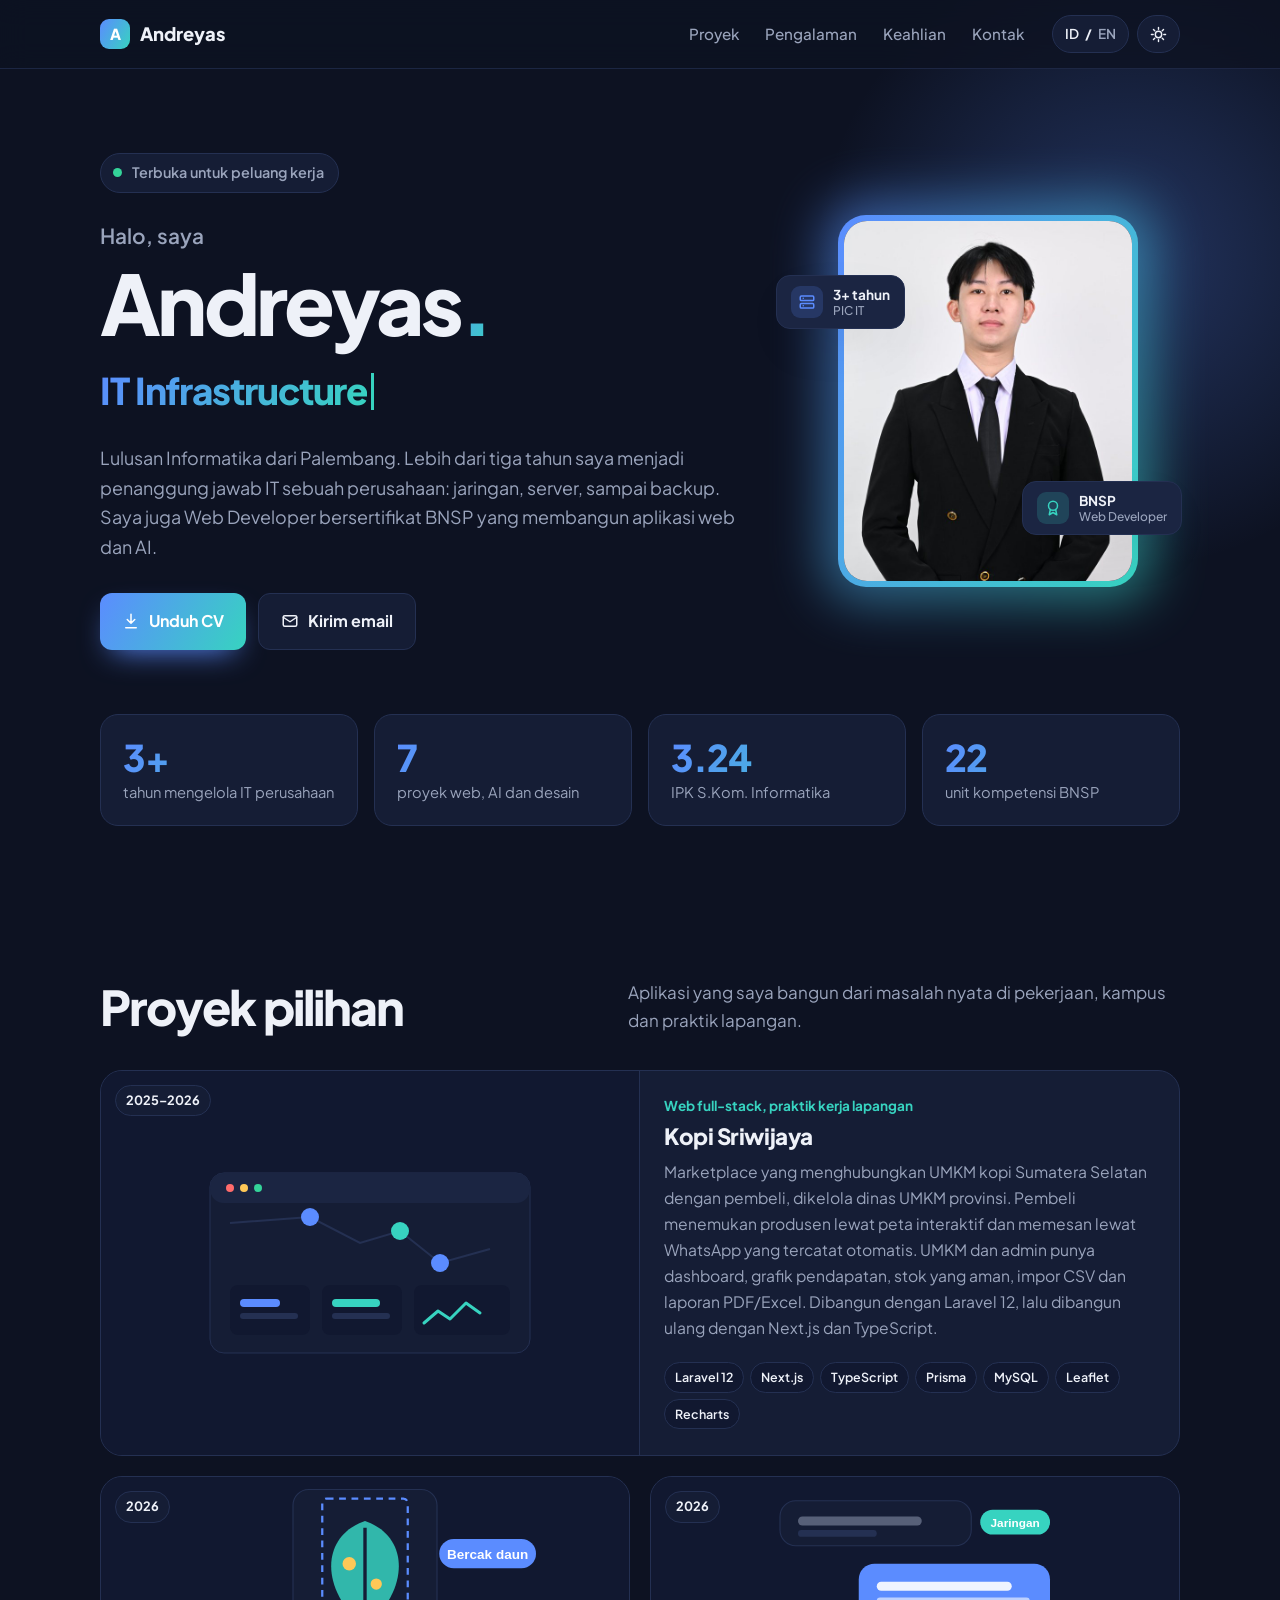
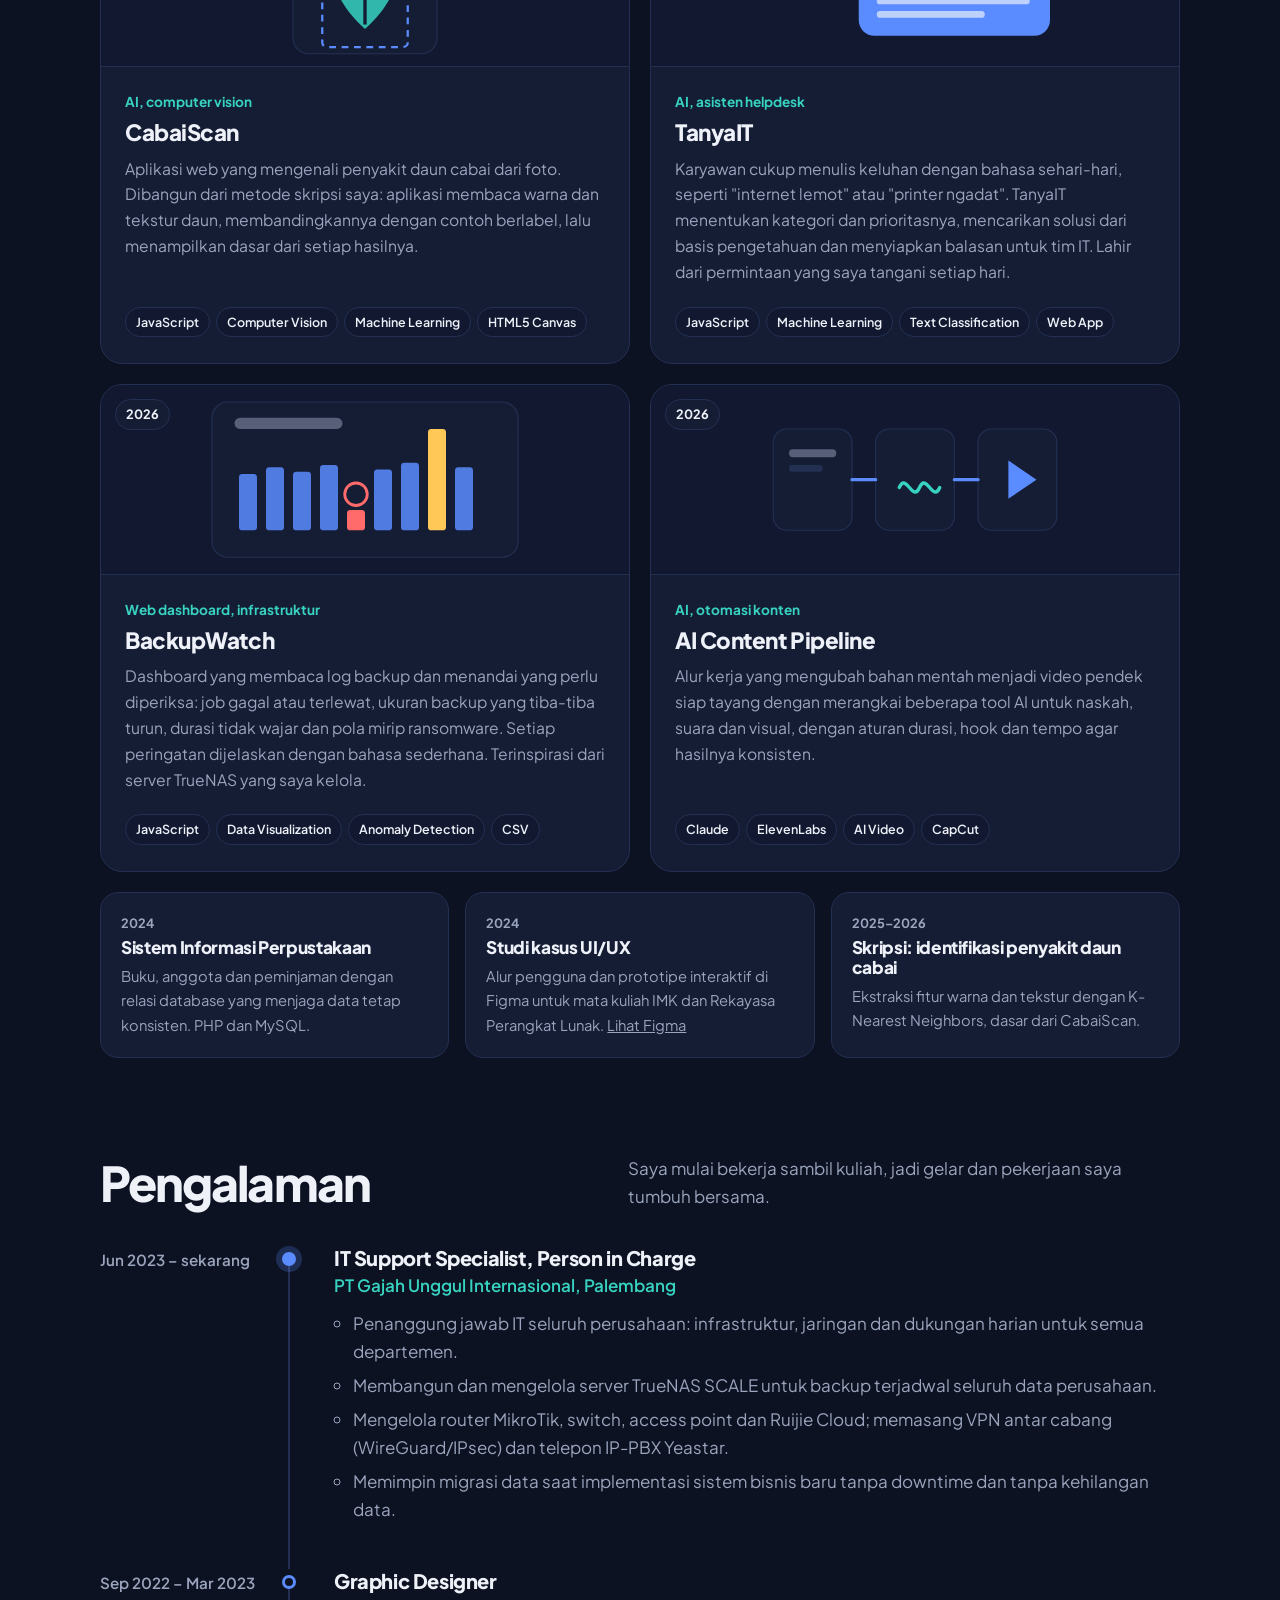
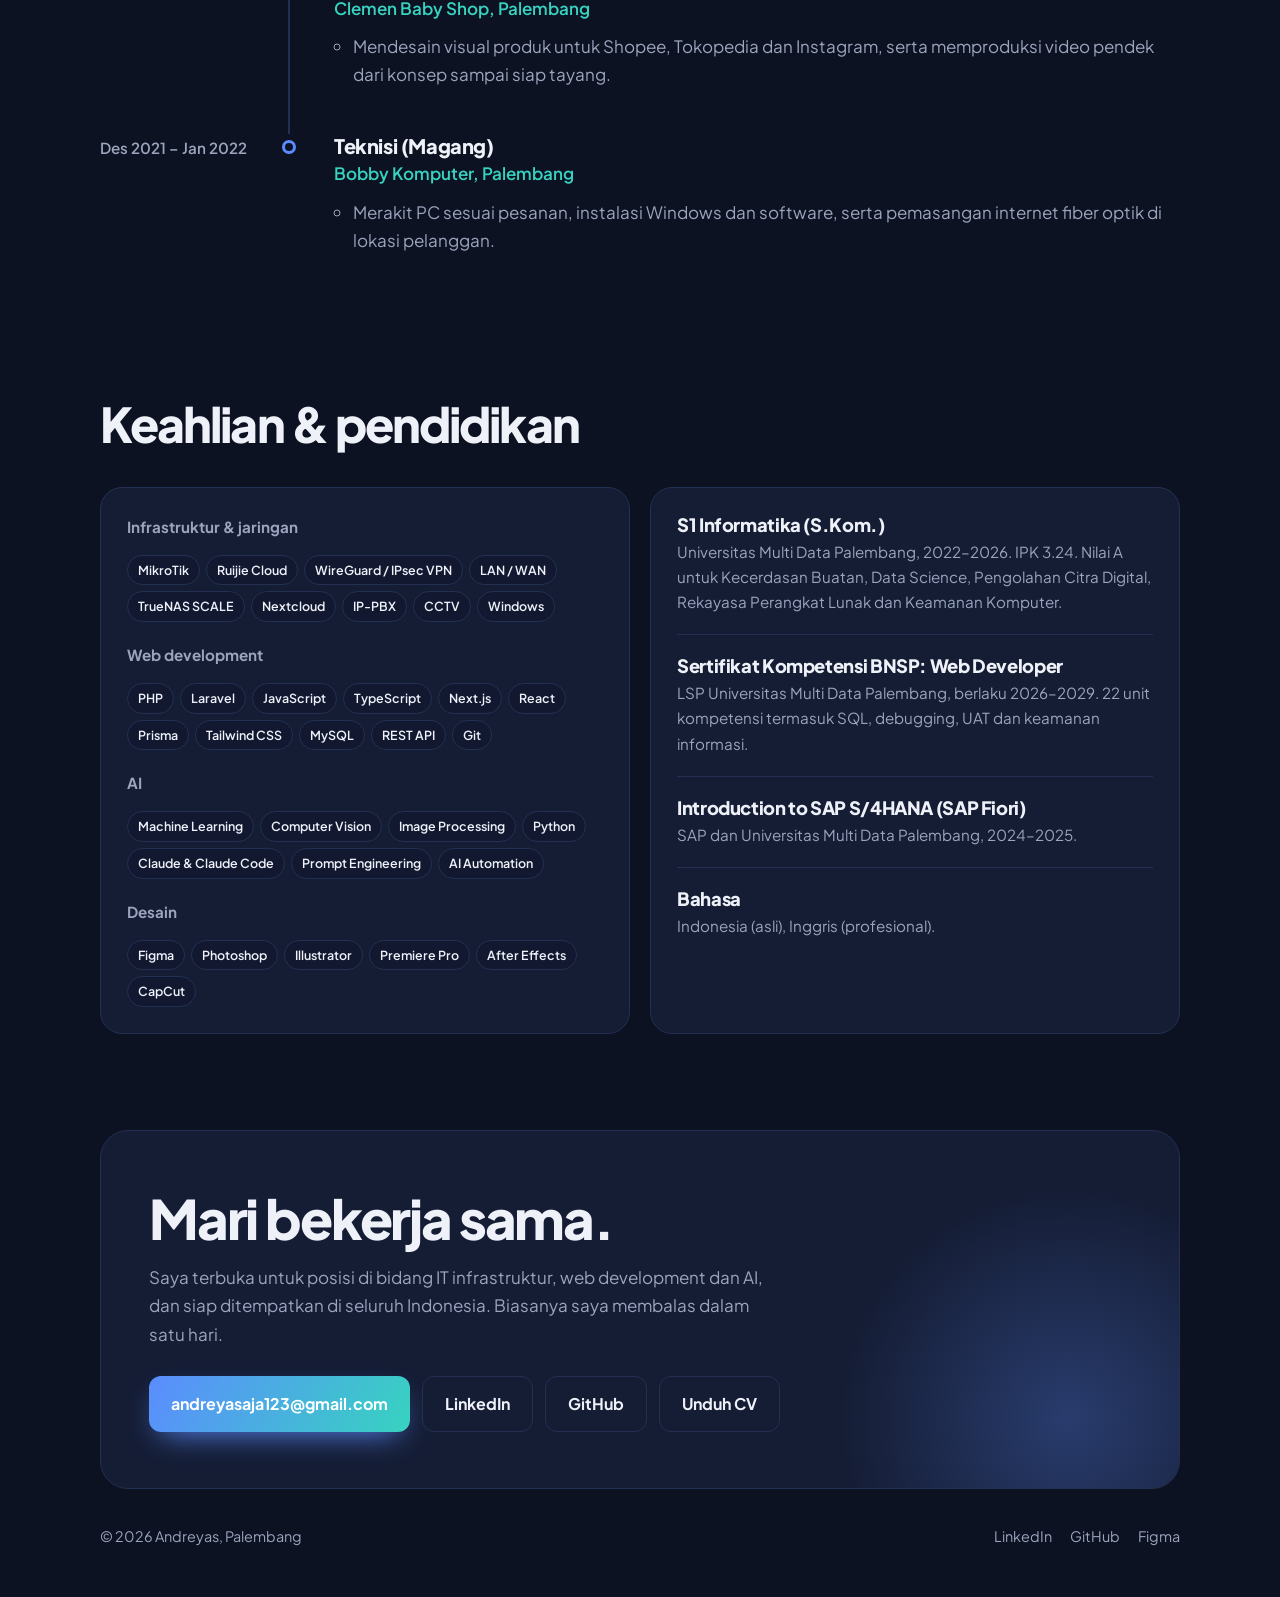
<file: index.html>
<!doctype html>
<html lang="id">
<head>
<meta charset="utf-8">
<meta name="viewport" content="width=device-width, initial-scale=1, viewport-fit=cover">
<title>Andreyas | IT Infrastructure, Web &amp; AI</title>
<meta name="description" content="Andreyas, S.Kom. IT Infrastructure, Web Developer and Applied AI from Palembang. 3+ years as company IT person in charge, BNSP certified web developer.">
<meta property="og:title" content="Andreyas | IT Infrastructure, Web & AI">
<meta property="og:description" content="Portfolio, experience and CV of Andreyas, S.Kom.">
<meta property="og:image" content="assets/andreyas.jpg">
<meta name="theme-color" content="#0D1222">
<script>
try {
  var t = localStorage.getItem("theme"); if (t === "light") document.documentElement.dataset.theme = "light";
  var l = localStorage.getItem("lang"); if (l === "en") document.documentElement.lang = "en";
} catch (e) {}
</script>
<link rel="icon" href="data:image/svg+xml,%3Csvg xmlns='http://www.w3.org/2000/svg' viewBox='0 0 32 32'%3E%3Cdefs%3E%3ClinearGradient id='g' x1='0' y1='0' x2='1' y2='1'%3E%3Cstop offset='0' stop-color='%235B8CFF'/%3E%3Cstop offset='1' stop-color='%2337D3C0'/%3E%3C/linearGradient%3E%3C/defs%3E%3Crect width='32' height='32' rx='8' fill='url(%23g)'/%3E%3Ctext x='16' y='22.5' text-anchor='middle' font-family='Arial' font-weight='800' font-size='18' fill='white'%3EA%3C/text%3E%3C/svg%3E">
<link rel="preconnect" href="https://fonts.googleapis.com">
<link rel="preconnect" href="https://fonts.gstatic.com" crossorigin>
<link href="https://fonts.googleapis.com/css2?family=Plus+Jakarta+Sans:wght@400;500;600;700;800&display=swap" rel="stylesheet">
<style>
:root {
  --bg: #0D1222; --bg2: #111830; --card: #151D35; --card-hi: #1B2542;
  --ink: #EEF1F8; --muted: #9AA4BC; --line: #243052;
  --blue: #5B8CFF; --teal: #37D3C0; --glow: rgba(91, 140, 255, .28);
  --grad: linear-gradient(120deg, #5B8CFF 0%, #37D3C0 100%);
  --shadow: 0 20px 50px -25px rgba(0, 0, 0, .7);
  color-scheme: dark;
}
:root[data-theme="light"] {
  --bg: #F5F7FC; --bg2: #EDF1F9; --card: #FFFFFF; --card-hi: #FFFFFF;
  --ink: #0F1730; --muted: #56617A; --line: #DDE3EF;
  --blue: #2F63E8; --teal: #0E9F8E; --glow: rgba(47, 99, 232, .18);
  --grad: linear-gradient(120deg, #2F63E8 0%, #0E9F8E 100%);
  --shadow: 0 18px 40px -24px rgba(15, 23, 48, .35);
  color-scheme: light;
}
* { box-sizing: border-box; }
html { -webkit-text-size-adjust: 100%; scroll-behavior: smooth; scroll-padding-top: 76px; overflow-x: clip; }
body { margin: 0; background: var(--bg); color: var(--ink); font-family: "Plus Jakarta Sans", system-ui, sans-serif; font-size: 1.0625rem; line-height: 1.65; overflow-x: clip; }
a { color: inherit; }
:focus-visible { outline: 2px solid var(--blue); outline-offset: 3px; border-radius: 6px; }
h1, h2, h3 { margin: 0; line-height: 1.15; letter-spacing: -0.02em; }
p { margin: 0 0 1em; }
.wrap { max-width: 1120px; margin: 0 auto; padding-left: max(20px, env(safe-area-inset-left)); padding-right: max(20px, env(safe-area-inset-right)); }
.grad-text { background: var(--grad); -webkit-background-clip: text; background-clip: text; color: transparent; }

/* nav */
.nav { position: sticky; top: 0; z-index: 20; background: color-mix(in srgb, var(--bg) 78%, transparent); backdrop-filter: blur(14px); -webkit-backdrop-filter: blur(14px); border-bottom: 1px solid color-mix(in srgb, var(--line) 70%, transparent); }
.nav .wrap { display: flex; align-items: center; gap: 28px; height: 68px; }
.logo { font-weight: 800; font-size: 1.15rem; text-decoration: none; margin-right: auto; display: flex; align-items: center; gap: 10px; }
.logo i { width: 30px; height: 30px; border-radius: 9px; background: var(--grad); display: grid; place-items: center; color: #fff; font-style: normal; font-size: .95rem; }
.links { display: flex; gap: 26px; }
.links a { text-decoration: none; color: var(--muted); font-weight: 500; font-size: .95rem; transition: color .2s; }
.links a:hover { color: var(--ink); }
.tools { display: flex; gap: 8px; }
.pill { font: inherit; font-size: .85rem; font-weight: 700; color: var(--ink); background: var(--card); border: 1px solid var(--line); border-radius: 999px; height: 38px; min-width: 38px; padding: 0 12px; cursor: pointer; display: inline-flex; align-items: center; justify-content: center; gap: 6px; }
.pill:hover { border-color: var(--blue); }
.pill svg { width: 17px; height: 17px; }
.pill .moon { display: none; }
:root[data-theme="light"] .pill .sun { display: none; }
:root[data-theme="light"] .pill .moon { display: inline; }
.lang b { color: var(--muted); font-weight: 600; }
.lang b.on { color: var(--ink); }
.burger { display: none; }
@media (max-width: 860px) {
  .links { display: none; position: absolute; top: 68px; left: 0; right: 0; flex-direction: column; gap: 0; background: var(--bg); border-bottom: 1px solid var(--line); padding: 8px 20px 16px; }
  .links.open { display: flex; }
  .links a { padding: 12px 0; font-size: 1.05rem; color: var(--ink); border-bottom: 1px solid var(--line); }
  .burger { display: inline-flex; }
}

/* hero */
.hero { position: relative; padding: 84px 0 56px; }
.hero::before { content: ""; position: absolute; inset: -120px -20vw auto auto; width: 620px; height: 620px; background: radial-gradient(closest-side, var(--glow), transparent); pointer-events: none; z-index: -1; }
.hero-grid { display: grid; grid-template-columns: minmax(0, 1.25fr) minmax(0, .75fr); gap: 56px; align-items: center; }
.status { display: inline-flex; align-items: center; gap: 10px; font-size: .9rem; font-weight: 600; color: var(--muted); background: var(--card); border: 1px solid var(--line); padding: 7px 14px 7px 12px; border-radius: 999px; margin-bottom: 26px; }
.status i { width: 9px; height: 9px; border-radius: 50%; background: #34D399; box-shadow: 0 0 0 0 rgba(52, 211, 153, .6); animation: ping 2.2s infinite; }
@keyframes ping { 0% { box-shadow: 0 0 0 0 rgba(52,211,153,.55); } 70% { box-shadow: 0 0 0 10px rgba(52,211,153,0); } 100% { box-shadow: 0 0 0 0 rgba(52,211,153,0); } }
.hi { font-size: clamp(1.1rem, 2vw, 1.3rem); font-weight: 600; color: var(--muted); margin-bottom: 8px; }
.hero h1 { font-size: clamp(2.6rem, 7vw, 5.2rem); font-weight: 800; letter-spacing: -0.045em; line-height: 1; margin-bottom: 16px; }
.rotator { font-size: clamp(1.45rem, 3.4vw, 2.3rem); font-weight: 800; letter-spacing: -0.03em; min-height: 1.3em; margin-bottom: 22px; }
.rotator .caret { display: inline-block; width: 3px; height: 1em; background: var(--teal); vertical-align: -0.12em; margin-left: 4px; animation: blink 1s steps(1) infinite; }
@keyframes blink { 50% { opacity: 0; } }
.lead { color: var(--muted); font-size: 1.12rem; max-width: 54ch; margin-bottom: 32px; }
.cta { display: flex; flex-wrap: wrap; gap: 12px; }
.btn { display: inline-flex; align-items: center; gap: 9px; text-decoration: none; font-weight: 700; font-size: 1rem; padding: 14px 22px; border-radius: 12px; border: 1px solid var(--line); background: var(--card); transition: transform .2s, border-color .2s, box-shadow .2s; }
.btn svg { width: 18px; height: 18px; }
.btn:hover { transform: translateY(-2px); border-color: var(--blue); }
.btn.primary { background: var(--grad); border: 0; color: #fff; box-shadow: 0 12px 30px -12px var(--blue); }

.portrait { position: relative; justify-self: center; width: min(100%, 300px); }
.portrait .ring { position: absolute; inset: -14px; border-radius: 36px; background: var(--grad); opacity: .55; filter: blur(26px); }
.portrait .frame { position: relative; border-radius: 28px; padding: 6px; background: var(--grad); }
.portrait img { display: block; width: 100%; height: auto; aspect-ratio: 4 / 5; object-fit: cover; object-position: 50% 15%; border-radius: 23px; background: var(--card); }
.float { position: absolute; display: flex; align-items: center; gap: 10px; background: var(--card-hi); border: 1px solid var(--line); border-radius: 14px; padding: 10px 14px; box-shadow: var(--shadow); font-size: .85rem; font-weight: 700; line-height: 1.25; white-space: nowrap; }
.float small { display: block; font-weight: 500; color: var(--muted); font-size: .75rem; }
.float .ic { width: 32px; height: 32px; border-radius: 9px; display: grid; place-items: center; background: color-mix(in srgb, var(--blue) 18%, transparent); color: var(--blue); }
.float .ic svg { width: 18px; height: 18px; }
.f1 { left: -62px; top: 16%; }
.f2 { right: -44px; bottom: 14%; }
.f2 .ic { background: color-mix(in srgb, var(--teal) 18%, transparent); color: var(--teal); }
@media (prefers-reduced-motion: no-preference) {
  .f1 { animation: bob 6s ease-in-out infinite; }
  .f2 { animation: bob 6s ease-in-out -3s infinite; }
  @keyframes bob { 50% { transform: translateY(-10px); } }
}
@media (max-width: 860px) {
  .hero { padding: 36px 0 40px; }
  .hero-grid { grid-template-columns: 1fr; gap: 28px; }
  .portrait { order: -1; justify-self: start; width: 132px; }
  .portrait .frame { border-radius: 22px; padding: 4px; }
  .portrait img { border-radius: 18px; }
  .portrait .ring { inset: -8px; filter: blur(18px); }
  .float { display: none; }
}

/* stats */
.stats { display: grid; grid-template-columns: repeat(4, 1fr); gap: 16px; margin-top: 64px; }
.stat { background: var(--card); border: 1px solid var(--line); border-radius: 18px; padding: 22px 22px 20px; }
.stat b { display: block; font-size: clamp(1.7rem, 3.4vw, 2.3rem); font-weight: 800; letter-spacing: -0.03em; line-height: 1.1; }
.stat span { color: var(--muted); font-size: .92rem; }
@media (max-width: 860px) { .stats { grid-template-columns: 1fr 1fr; margin-top: 36px; gap: 12px; } .stat { padding: 16px; } }

/* sections */
section.block { padding: 96px 0 0; }
.head { display: flex; flex-wrap: wrap; align-items: end; justify-content: space-between; gap: 12px 40px; margin-bottom: 36px; }
.head h2 { font-size: clamp(2rem, 4.4vw, 3rem); font-weight: 800; letter-spacing: -0.04em; }
.head p { color: var(--muted); max-width: 46ch; margin: 0; }
@media (max-width: 860px) { section.block { padding-top: 72px; } }

/* projects */
.projects { display: grid; grid-template-columns: repeat(2, 1fr); gap: 20px; }
.proj { background: var(--card); border: 1px solid var(--line); border-radius: 22px; overflow: hidden; display: flex; flex-direction: column; transition: transform .3s, border-color .3s, box-shadow .3s; }
.proj:hover { transform: translateY(-4px); border-color: color-mix(in srgb, var(--blue) 55%, var(--line)); box-shadow: var(--shadow); }
.proj.wide { grid-column: span 2; display: grid; grid-template-columns: 1fr 1fr; }
.art { position: relative; height: 190px; background: var(--bg2); display: grid; place-items: center; overflow: hidden; border-bottom: 1px solid var(--line); }
.proj.wide .art { height: auto; min-height: 260px; border-bottom: 0; border-right: 1px solid var(--line); }
.art svg { width: 78%; max-width: 360px; height: auto; }
.art .yr { position: absolute; top: 14px; left: 14px; font-size: .8rem; font-weight: 700; background: var(--card); border: 1px solid var(--line); border-radius: 999px; padding: 4px 10px; }
.proj .body { padding: 24px 24px 26px; display: flex; flex-direction: column; flex: 1; }
.proj .kind { color: var(--teal); font-weight: 700; font-size: .85rem; margin-bottom: 6px; }
.proj h3 { font-size: 1.4rem; font-weight: 800; margin-bottom: 10px; }
.proj p { color: var(--muted); font-size: .98rem; }
.chips { display: flex; flex-wrap: wrap; gap: 6px; margin-top: auto; padding-top: 6px; }
.chips span { font-size: .78rem; font-weight: 600; padding: 4px 10px; border-radius: 999px; background: var(--bg2); border: 1px solid var(--line); color: var(--ink); }
@media (max-width: 860px) {
  .projects { grid-template-columns: 1fr; }
  .proj.wide { grid-column: auto; display: flex; }
  .proj.wide .art { min-height: 0; height: 190px; border-right: 0; border-bottom: 1px solid var(--line); }
}
.more { display: grid; grid-template-columns: repeat(3, 1fr); gap: 16px; margin-top: 20px; }
.mini { background: var(--card); border: 1px solid var(--line); border-radius: 18px; padding: 20px; }
.mini .yr { font-size: .8rem; font-weight: 700; color: var(--muted); }
.mini h3 { font-size: 1.08rem; font-weight: 800; margin: 4px 0 6px; }
.mini p { color: var(--muted); font-size: .92rem; margin: 0; }
@media (max-width: 860px) { .more { grid-template-columns: 1fr; } }

/* experience */
.tl { position: relative; list-style: none; margin: 0; padding: 0; }
.tl > li { position: relative; display: grid; grid-template-columns: 170px minmax(0, 1fr); gap: 32px; padding: 0 0 40px; }
.tl > li::before { content: ""; position: absolute; left: 188px; top: 10px; bottom: 0; width: 2px; background: var(--line); }
.tl > li:last-child::before { display: none; }
.tl .dot { position: absolute; left: 182px; top: 6px; width: 14px; height: 14px; border-radius: 50%; background: var(--bg); border: 3px solid var(--blue); }
.tl > li:first-child .dot { background: var(--blue); box-shadow: 0 0 0 6px color-mix(in srgb, var(--blue) 22%, transparent); }
.tl .when { color: var(--muted); font-weight: 600; font-size: .95rem; padding-top: 1px; }
.tl .what { padding-left: 32px; }
.tl h3 { font-size: 1.25rem; font-weight: 800; }
.tl .org { color: var(--teal); font-weight: 600; margin: 2px 0 10px; }
.tl ul { margin: 0; padding-left: 1.1em; color: var(--muted); }
.tl ul li { padding: 0 0 6px; }
@media (max-width: 680px) {
  .tl > li { grid-template-columns: 1fr; gap: 2px; padding-left: 28px; }
  .tl > li::before { left: 6px; }
  .tl .dot { left: 0; }
  .tl .what { padding-left: 0; }
}

/* skills + education */
.two { display: grid; grid-template-columns: 1fr 1fr; gap: 20px; }
@media (max-width: 860px) { .two { grid-template-columns: 1fr; } }
.panel { background: var(--card); border: 1px solid var(--line); border-radius: 22px; padding: 26px; }
.panel h3 { font-size: 1.15rem; font-weight: 800; margin-bottom: 4px; }
.panel .sub { color: var(--muted); font-size: .95rem; margin-bottom: 0; }
.edu > div + div { border-top: 1px solid var(--line); margin-top: 20px; padding-top: 20px; }
.skill-group + .skill-group { margin-top: 20px; }
.skill-group h4 { margin: 0 0 10px; font-size: .95rem; color: var(--muted); font-weight: 700; }

/* contact */
.contact { margin: 96px 0 0; position: relative; overflow: hidden; border-radius: 28px; padding: 56px 48px; background: var(--card); border: 1px solid var(--line); }
.contact::before { content: ""; position: absolute; inset: auto -120px -160px auto; width: 460px; height: 460px; background: radial-gradient(closest-side, var(--glow), transparent); }
.contact h2 { position: relative; font-size: clamp(2rem, 5vw, 3.4rem); font-weight: 800; letter-spacing: -0.04em; max-width: 16ch; margin-bottom: 14px; }
.contact p { position: relative; color: var(--muted); max-width: 52ch; margin-bottom: 28px; }
.contact .cta { position: relative; }
@media (max-width: 680px) { .contact { padding: 36px 24px; margin-top: 72px; } }
footer { padding: 36px 0 48px; color: var(--muted); font-size: .9rem; display: flex; flex-wrap: wrap; justify-content: space-between; gap: 12px; }
footer a { text-decoration: none; color: var(--muted); margin-left: 18px; }
footer a:first-child { margin-left: 0; }
footer a:hover { color: var(--ink); }

/* scroll reveal */
@media (prefers-reduced-motion: no-preference) {
  .js .reveal { opacity: 0; transform: translateY(18px); transition: opacity .7s ease, transform .7s ease; }
  .js .reveal.in { opacity: 1; transform: none; }
}
@media (prefers-reduced-motion: reduce) { * { animation: none !important; transition: none !important; scroll-behavior: auto !important; } }
</style>
</head>
<body>
<script>document.body.classList.add("js")</script>

<header class="nav">
  <div class="wrap">
    <a class="logo" href="#top"><i>A</i>Andreyas</a>
    <nav class="links" id="links" aria-label="Sections">
      <a href="#projects" data-i="nav.projects">Proyek</a>
      <a href="#experience" data-i="nav.exp">Pengalaman</a>
      <a href="#skills" data-i="nav.skills">Keahlian</a>
      <a href="#contact" data-i="nav.contact">Kontak</a>
    </nav>
    <div class="tools">
      <button class="pill lang" type="button" id="langBtn" aria-label="Ganti bahasa / Switch language"><b data-l="id">ID</b>/<b data-l="en">EN</b></button>
      <button class="pill" type="button" id="themeBtn" aria-label="Ganti tema / Switch theme">
        <svg class="sun" viewBox="0 0 24 24" fill="none" stroke="currentColor" stroke-width="2" stroke-linecap="round" aria-hidden="true"><circle cx="12" cy="12" r="4.5"/><path d="M12 2v2.5M12 19.5V22M2 12h2.5M19.5 12H22M4.9 4.9l1.8 1.8M17.3 17.3l1.8 1.8M4.9 19.1l1.8-1.8M17.3 6.7l1.8-1.8"/></svg>
        <svg class="moon" viewBox="0 0 24 24" fill="none" stroke="currentColor" stroke-width="2" stroke-linejoin="round" aria-hidden="true"><path d="M20.5 14.5A8.5 8.5 0 0 1 9.5 3.5a8.5 8.5 0 1 0 11 11Z"/></svg>
      </button>
      <button class="pill burger" type="button" id="burger" aria-label="Menu" aria-expanded="false">
        <svg viewBox="0 0 24 24" fill="none" stroke="currentColor" stroke-width="2" stroke-linecap="round" aria-hidden="true"><path d="M4 7h16M4 12h16M4 17h16"/></svg>
      </button>
    </div>
  </div>
</header>

<main class="wrap" id="top">
  <section class="hero">
    <div class="hero-grid">
      <div>
        <div class="status"><i></i><span data-i="hero.status">Terbuka untuk peluang kerja</span></div>
        <div class="hi" data-i="hero.hi">Halo, saya</div>
        <h1>Andreyas<span class="grad-text">.</span></h1>
        <div class="rotator" aria-live="polite"><span class="grad-text" id="role">IT Infrastructure</span><span class="caret" aria-hidden="true"></span></div>
        <p class="lead" data-i="hero.lead">Lulusan Informatika dari Palembang. Lebih dari tiga tahun saya menjadi penanggung jawab IT sebuah perusahaan: jaringan, server, sampai backup. Saya juga Web Developer bersertifikat BNSP yang membangun aplikasi web dan AI.</p>
        <div class="cta">
          <a class="btn primary" href="cv/Andreyas_CV.pdf" download>
            <svg viewBox="0 0 24 24" fill="none" stroke="currentColor" stroke-width="2" stroke-linecap="round" stroke-linejoin="round" aria-hidden="true"><path d="M12 3v12M7 10l5 5 5-5M5 21h14"/></svg>
            <span data-i="cta.cv">Unduh CV</span></a>
          <a class="btn" href="https://mail.google.com/mail/?view=cm&amp;fs=1&amp;to=andreyasaja123@gmail.com" target="_blank" rel="noopener">
            <svg viewBox="0 0 24 24" fill="none" stroke="currentColor" stroke-width="2" stroke-linecap="round" stroke-linejoin="round" aria-hidden="true"><rect x="3" y="5" width="18" height="14" rx="2"/><path d="m3 7 9 6 9-6"/></svg>
            <span data-i="cta.mail">Kirim email</span></a>
        </div>
      </div>
      <div class="portrait">
        <div class="ring" aria-hidden="true"></div>
        <div class="frame"><img src="assets/andreyas.jpg" alt="Andreyas" width="640" height="800"></div>
        <div class="float f1"><span class="ic"><svg viewBox="0 0 24 24" fill="none" stroke="currentColor" stroke-width="2" stroke-linecap="round" stroke-linejoin="round" aria-hidden="true"><rect x="3" y="4" width="18" height="6" rx="1.5"/><rect x="3" y="14" width="18" height="6" rx="1.5"/><path d="M7 7h.01M7 17h.01"/></svg></span><div>3+ <span data-i="float.yrs">tahun</span><small data-i="float.pic">PIC IT</small></div></div>
        <div class="float f2"><span class="ic"><svg viewBox="0 0 24 24" fill="none" stroke="currentColor" stroke-width="2" stroke-linecap="round" stroke-linejoin="round" aria-hidden="true"><circle cx="12" cy="9" r="6"/><path d="m8.5 14-1.5 7 5-3 5 3-1.5-7"/></svg></span><div>BNSP<small>Web Developer</small></div></div>
      </div>
    </div>

    <div class="stats">
      <div class="stat reveal"><b class="grad-text">3+</b><span data-i="stat.1">tahun mengelola IT perusahaan</span></div>
      <div class="stat reveal"><b class="grad-text">7</b><span data-i="stat.2">proyek web, AI dan desain</span></div>
      <div class="stat reveal"><b class="grad-text">3.24</b><span data-i="stat.3">IPK S.Kom. Informatika</span></div>
      <div class="stat reveal"><b class="grad-text">22</b><span data-i="stat.4">unit kompetensi BNSP</span></div>
    </div>
  </section>

  <section class="block" id="projects" aria-labelledby="proj-h">
    <div class="head reveal">
      <h2 id="proj-h" data-i="proj.title">Proyek pilihan</h2>
      <p data-i="proj.sub">Aplikasi yang saya bangun dari masalah nyata di pekerjaan, kampus dan praktik lapangan.</p>
    </div>
    <div class="projects">
      <article class="proj wide reveal">
        <div class="art"><span class="yr">2025–2026</span>
          <svg viewBox="0 0 360 220" aria-hidden="true">
            <rect x="20" y="20" width="320" height="180" rx="14" fill="var(--card)" stroke="var(--line)"/>
            <rect x="20" y="20" width="320" height="30" rx="14" fill="var(--card-hi)"/>
            <circle cx="40" cy="35" r="4" fill="#FF6B6B"/><circle cx="54" cy="35" r="4" fill="#FFC857"/><circle cx="68" cy="35" r="4" fill="#34D399"/>
            <path d="M40 70 L120 64 L170 90 L210 78 L250 110 L300 96" fill="none" stroke="var(--line)" stroke-width="2"/>
            <circle cx="120" cy="64" r="9" fill="var(--blue)"/><circle cx="210" cy="78" r="9" fill="var(--teal)"/><circle cx="250" cy="110" r="9" fill="var(--blue)"/>
            <rect x="40" y="132" width="80" height="50" rx="8" fill="var(--bg2)"/><rect x="132" y="132" width="80" height="50" rx="8" fill="var(--bg2)"/><rect x="224" y="132" width="96" height="50" rx="8" fill="var(--bg2)"/>
            <path d="M234 170 l14-12 12 8 16-16 14 10" fill="none" stroke="var(--teal)" stroke-width="3" stroke-linecap="round" stroke-linejoin="round"/>
            <rect x="50" y="146" width="40" height="8" rx="4" fill="var(--blue)"/><rect x="50" y="160" width="58" height="6" rx="3" fill="var(--line)"/>
            <rect x="142" y="146" width="48" height="8" rx="4" fill="var(--teal)"/><rect x="142" y="160" width="58" height="6" rx="3" fill="var(--line)"/>
          </svg>
        </div>
        <div class="body">
          <div class="kind" data-i="p1.kind">Web full-stack, praktik kerja lapangan</div>
          <h3>Kopi Sriwijaya</h3>
          <p data-i="p1.body">Marketplace yang menghubungkan UMKM kopi Sumatera Selatan dengan pembeli, dikelola dinas UMKM provinsi. Pembeli menemukan produsen lewat peta interaktif dan memesan lewat WhatsApp yang tercatat otomatis. UMKM dan admin punya dashboard, grafik pendapatan, stok yang aman, impor CSV dan laporan PDF/Excel. Dibangun dengan Laravel 12, lalu dibangun ulang dengan Next.js dan TypeScript.</p>
          <div class="chips"><span>Laravel 12</span><span>Next.js</span><span>TypeScript</span><span>Prisma</span><span>MySQL</span><span>Leaflet</span><span>Recharts</span></div>
        </div>
      </article>

      <article class="proj reveal">
        <div class="art"><span class="yr">2026</span>
          <svg viewBox="0 0 320 170" aria-hidden="true">
            <rect x="96" y="12" width="128" height="146" rx="14" fill="var(--card)" stroke="var(--line)"/>
            <path d="M160 40 C 196 52 204 96 160 136 C 116 96 124 52 160 40 Z" fill="var(--teal)" opacity=".85"/>
            <path d="M160 46 V 132" stroke="var(--card)" stroke-width="3"/>
            <circle cx="146" cy="78" r="6" fill="#FFC857"/><circle cx="170" cy="96" r="5" fill="#FFC857"/>
            <rect x="122" y="20" width="76" height="132" rx="4" fill="none" stroke="var(--blue)" stroke-width="2" stroke-dasharray="6 5"/>
            <rect x="226" y="56" width="86" height="26" rx="13" fill="var(--blue)"/><text x="269" y="73.5" text-anchor="middle" font-size="12" font-weight="700" fill="#fff" font-family="sans-serif">Bercak daun</text>
          </svg>
        </div>
        <div class="body">
          <div class="kind" data-i="p2.kind">AI, computer vision</div>
          <h3>CabaiScan</h3>
          <p data-i="p2.body">Aplikasi web yang mengenali penyakit daun cabai dari foto. Dibangun dari metode skripsi saya: aplikasi membaca warna dan tekstur daun, membandingkannya dengan contoh berlabel, lalu menampilkan dasar dari setiap hasilnya.</p>
          <div class="chips"><span>JavaScript</span><span>Computer Vision</span><span>Machine Learning</span><span>HTML5 Canvas</span></div>
        </div>
      </article>

      <article class="proj reveal">
        <div class="art"><span class="yr">2026</span>
          <svg viewBox="0 0 320 170" aria-hidden="true">
            <rect x="40" y="22" width="170" height="40" rx="14" fill="var(--card)" stroke="var(--line)"/>
            <rect x="56" y="36" width="110" height="8" rx="4" fill="var(--muted)" opacity=".5"/><rect x="56" y="48" width="70" height="6" rx="3" fill="var(--line)"/>
            <rect x="110" y="78" width="170" height="64" rx="14" fill="var(--blue)"/>
            <rect x="126" y="94" width="120" height="8" rx="4" fill="#fff" opacity=".9"/><rect x="126" y="108" width="136" height="6" rx="3" fill="#fff" opacity=".6"/><rect x="126" y="120" width="96" height="6" rx="3" fill="#fff" opacity=".6"/>
            <rect x="218" y="30" width="62" height="22" rx="11" fill="var(--teal)"/><text x="249" y="45" text-anchor="middle" font-size="10.5" font-weight="700" fill="#fff" font-family="sans-serif">Jaringan</text>
          </svg>
        </div>
        <div class="body">
          <div class="kind" data-i="p3.kind">AI, asisten helpdesk</div>
          <h3>TanyaIT</h3>
          <p data-i="p3.body">Karyawan cukup menulis keluhan dengan bahasa sehari-hari, seperti "internet lemot" atau "printer ngadat". TanyaIT menentukan kategori dan prioritasnya, mencarikan solusi dari basis pengetahuan dan menyiapkan balasan untuk tim IT. Lahir dari permintaan yang saya tangani setiap hari.</p>
          <div class="chips"><span>JavaScript</span><span>Machine Learning</span><span>Text Classification</span><span>Web App</span></div>
        </div>
      </article>

      <article class="proj reveal">
        <div class="art"><span class="yr">2026</span>
          <svg viewBox="0 0 320 170" aria-hidden="true">
            <rect x="24" y="16" width="272" height="138" rx="14" fill="var(--card)" stroke="var(--line)"/>
            <g fill="var(--blue)" opacity=".85"><rect x="48" y="80" width="16" height="50" rx="3"/><rect x="72" y="74" width="16" height="56" rx="3"/><rect x="96" y="78" width="16" height="52" rx="3"/><rect x="120" y="72" width="16" height="58" rx="3"/><rect x="168" y="76" width="16" height="54" rx="3"/><rect x="192" y="70" width="16" height="60" rx="3"/><rect x="240" y="74" width="16" height="56" rx="3"/></g>
            <rect x="144" y="112" width="16" height="18" rx="3" fill="#FF6B6B"/><rect x="216" y="40" width="16" height="90" rx="3" fill="#FFC857"/>
            <circle cx="152" cy="98" r="10" fill="none" stroke="#FF6B6B" stroke-width="2.5"/>
            <rect x="44" y="30" width="96" height="10" rx="5" fill="var(--muted)" opacity=".5"/>
          </svg>
        </div>
        <div class="body">
          <div class="kind" data-i="p4.kind">Web dashboard, infrastruktur</div>
          <h3>BackupWatch</h3>
          <p data-i="p4.body">Dashboard yang membaca log backup dan menandai yang perlu diperiksa: job gagal atau terlewat, ukuran backup yang tiba-tiba turun, durasi tidak wajar dan pola mirip ransomware. Setiap peringatan dijelaskan dengan bahasa sederhana. Terinspirasi dari server TrueNAS yang saya kelola.</p>
          <div class="chips"><span>JavaScript</span><span>Data Visualization</span><span>Anomaly Detection</span><span>CSV</span></div>
        </div>
      </article>

      <article class="proj reveal">
        <div class="art"><span class="yr">2026</span>
          <svg viewBox="0 0 320 170" aria-hidden="true">
            <rect x="34" y="40" width="70" height="90" rx="12" fill="var(--card)" stroke="var(--line)"/><rect x="125" y="40" width="70" height="90" rx="12" fill="var(--card)" stroke="var(--line)"/><rect x="216" y="40" width="70" height="90" rx="12" fill="var(--card)" stroke="var(--line)"/>
            <path d="M104 85h21M195 85h21" stroke="var(--blue)" stroke-width="3" stroke-linecap="round"/>
            <rect x="48" y="58" width="42" height="7" rx="3.5" fill="var(--muted)" opacity=".5"/><rect x="48" y="72" width="30" height="6" rx="3" fill="var(--line)"/>
            <path d="M146 92c6-14 12 14 18 0s12 14 18 0" fill="none" stroke="var(--teal)" stroke-width="3" stroke-linecap="round"/>
            <polygon points="243,68 243,102 268,85" fill="var(--blue)"/>
          </svg>
        </div>
        <div class="body">
          <div class="kind" data-i="p5.kind">AI, otomasi konten</div>
          <h3 data-i="p5.title">AI Content Pipeline</h3>
          <p data-i="p5.body">Alur kerja yang mengubah bahan mentah menjadi video pendek siap tayang dengan merangkai beberapa tool AI untuk naskah, suara dan visual, dengan aturan durasi, hook dan tempo agar hasilnya konsisten.</p>
          <div class="chips"><span>Claude</span><span>ElevenLabs</span><span>AI Video</span><span>CapCut</span></div>
        </div>
      </article>
    </div>

    <div class="more">
      <div class="mini reveal"><div class="yr">2024</div><h3 data-i="m1.title">Sistem Informasi Perpustakaan</h3><p data-i="m1.body">Buku, anggota dan peminjaman dengan relasi database yang menjaga data tetap konsisten. PHP dan MySQL.</p></div>
      <div class="mini reveal"><div class="yr">2024</div><h3 data-i="m2.title">Studi kasus UI/UX</h3><p data-i="m2.body">Alur pengguna dan prototipe interaktif di Figma untuk mata kuliah IMK dan Rekayasa Perangkat Lunak. <a href="https://www.figma.com/@andreyas3667" rel="noopener">Lihat Figma</a></p></div>
      <div class="mini reveal"><div class="yr">2025–2026</div><h3 data-i="m3.title">Skripsi: identifikasi penyakit daun cabai</h3><p data-i="m3.body">Ekstraksi fitur warna dan tekstur dengan K-Nearest Neighbors, dasar dari CabaiScan.</p></div>
    </div>
  </section>

  <section class="block" id="experience" aria-labelledby="exp-h">
    <div class="head reveal">
      <h2 id="exp-h" data-i="exp.title">Pengalaman</h2>
      <p data-i="exp.sub">Saya mulai bekerja sambil kuliah, jadi gelar dan pekerjaan saya tumbuh bersama.</p>
    </div>
    <ol class="tl">
      <li class="reveal"><span class="dot" aria-hidden="true"></span>
        <div class="when"><span data-i="exp.1.when">Jun 2023 – sekarang</span></div>
        <div class="what">
          <h3>IT Support Specialist, Person in Charge</h3>
          <div class="org">PT Gajah Unggul Internasional, Palembang</div>
          <ul data-i="exp.1.list">
            <li>Penanggung jawab IT seluruh perusahaan: infrastruktur, jaringan dan dukungan harian untuk semua departemen.</li>
            <li>Membangun dan mengelola server TrueNAS SCALE untuk backup terjadwal seluruh data perusahaan.</li>
            <li>Mengelola router MikroTik, switch, access point dan Ruijie Cloud; memasang VPN antar cabang (WireGuard/IPsec) dan telepon IP-PBX Yeastar.</li>
            <li>Memimpin migrasi data saat implementasi sistem bisnis baru tanpa downtime dan tanpa kehilangan data.</li>
          </ul>
        </div>
      </li>
      <li class="reveal"><span class="dot" aria-hidden="true"></span>
        <div class="when"><span data-i="exp.2.when">Sep 2022 – Mar 2023</span></div>
        <div class="what">
          <h3>Graphic Designer</h3>
          <div class="org">Clemen Baby Shop, Palembang</div>
          <ul data-i="exp.2.list"><li>Mendesain visual produk untuk Shopee, Tokopedia dan Instagram, serta memproduksi video pendek dari konsep sampai siap tayang.</li></ul>
        </div>
      </li>
      <li class="reveal"><span class="dot" aria-hidden="true"></span>
        <div class="when"><span data-i="exp.3.when">Des 2021 – Jan 2022</span></div>
        <div class="what">
          <h3 data-i="exp.3.role">Teknisi (Magang)</h3>
          <div class="org">Bobby Komputer, Palembang</div>
          <ul data-i="exp.3.list"><li>Merakit PC sesuai pesanan, instalasi Windows dan software, serta pemasangan internet fiber optik di lokasi pelanggan.</li></ul>
        </div>
      </li>
    </ol>
  </section>

  <section class="block" id="skills" aria-labelledby="sk-h">
    <div class="head reveal">
      <h2 id="sk-h" data-i="sk.title">Keahlian &amp; pendidikan</h2>
    </div>
    <div class="two">
      <div class="panel reveal">
        <div class="skill-group"><h4 data-i="sk.infra">Infrastruktur &amp; jaringan</h4><div class="chips"><span>MikroTik</span><span>Ruijie Cloud</span><span>WireGuard / IPsec VPN</span><span>LAN / WAN</span><span>TrueNAS SCALE</span><span>Nextcloud</span><span>IP-PBX</span><span>CCTV</span><span>Windows</span></div></div>
        <div class="skill-group"><h4>Web development</h4><div class="chips"><span>PHP</span><span>Laravel</span><span>JavaScript</span><span>TypeScript</span><span>Next.js</span><span>React</span><span>Prisma</span><span>Tailwind CSS</span><span>MySQL</span><span>REST API</span><span>Git</span></div></div>
        <div class="skill-group"><h4>AI</h4><div class="chips"><span>Machine Learning</span><span>Computer Vision</span><span>Image Processing</span><span>Python</span><span>Claude &amp; Claude Code</span><span>Prompt Engineering</span><span>AI Automation</span></div></div>
        <div class="skill-group"><h4 data-i="sk.design">Desain</h4><div class="chips"><span>Figma</span><span>Photoshop</span><span>Illustrator</span><span>Premiere Pro</span><span>After Effects</span><span>CapCut</span></div></div>
      </div>
      <div class="panel edu reveal">
        <div>
          <h3 data-i="edu.1.t">S1 Informatika (S.Kom.)</h3>
          <p class="sub" data-i="edu.1.s">Universitas Multi Data Palembang, 2022–2026. IPK 3.24. Nilai A untuk Kecerdasan Buatan, Data Science, Pengolahan Citra Digital, Rekayasa Perangkat Lunak dan Keamanan Komputer.</p>
        </div>
        <div>
          <h3 data-i="edu.2.t">Sertifikat Kompetensi BNSP: Web Developer</h3>
          <p class="sub" data-i="edu.2.s">LSP Universitas Multi Data Palembang, berlaku 2026–2029. 22 unit kompetensi termasuk SQL, debugging, UAT dan keamanan informasi.</p>
        </div>
        <div>
          <h3>Introduction to SAP S/4HANA (SAP Fiori)</h3>
          <p class="sub" data-i="edu.3.s">SAP dan Universitas Multi Data Palembang, 2024–2025.</p>
        </div>
        <div>
          <h3 data-i="edu.4.t">Bahasa</h3>
          <p class="sub" data-i="edu.4.s">Indonesia (asli), Inggris (profesional).</p>
        </div>
      </div>
    </div>
  </section>

  <section class="contact reveal" id="contact" aria-labelledby="ct-h">
    <h2 id="ct-h" data-i="ct.title">Mari bekerja sama.</h2>
    <p data-i="ct.sub">Saya terbuka untuk posisi di bidang IT infrastruktur, web development dan AI, dan siap ditempatkan di seluruh Indonesia. Biasanya saya membalas dalam satu hari.</p>
    <div class="cta">
      <a class="btn primary" href="https://mail.google.com/mail/?view=cm&amp;fs=1&amp;to=andreyasaja123@gmail.com" target="_blank" rel="noopener">andreyasaja123@gmail.com</a>
      <a class="btn" href="https://www.linkedin.com/in/andreyas-b47ab3241/" rel="noopener">LinkedIn</a>
      <a class="btn" href="https://github.com/Andreyas3667" rel="noopener">GitHub</a>
      <a class="btn" href="cv/Andreyas_CV.pdf" download data-i="cta.cv2">Unduh CV</a>
    </div>
  </section>
</main>

<footer class="wrap">
  <span>© 2026 Andreyas, Palembang</span>
  <span><a href="https://www.linkedin.com/in/andreyas-b47ab3241/" rel="noopener">LinkedIn</a><a href="https://github.com/Andreyas3667" rel="noopener">GitHub</a><a href="https://www.figma.com/@andreyas3667" rel="noopener">Figma</a></span>
</footer>

<script>
(function () {
  "use strict";
  var EN = {
    "nav.projects": "Projects", "nav.exp": "Experience", "nav.skills": "Skills", "nav.contact": "Contact",
    "hero.status": "Open to work", "hero.hi": "Hi, I'm",
    "hero.lead": "Informatics graduate from Palembang. For more than three years I have been the person in charge of a company's IT: network, servers and backups. I am also a BNSP-certified web developer who builds web and AI applications.",
    "cta.cv": "Download CV", "cta.mail": "Email me", "cta.cv2": "Download CV",
    "float.yrs": "years", "float.pic": "IT person in charge",
    "stat.1": "years running company IT", "stat.2": "web, AI and design projects", "stat.3": "GPA, B.Sc. Informatics", "stat.4": "BNSP competency units",
    "proj.title": "Selected projects", "proj.sub": "Apps I built from real problems at work, at university and in the field.",
    "p1.kind": "Full-stack web, field practicum",
    "p1.body": "A marketplace that connects South Sumatra coffee SMEs with buyers, run by the provincial SME office. Buyers find producers on an interactive map and order through WhatsApp, which is saved as an order. SMEs and admins get dashboards, revenue charts, safe stock updates, CSV import and PDF/Excel reports. Built in Laravel 12, then rebuilt in Next.js and TypeScript.",
    "p2.kind": "AI, computer vision",
    "p2.body": "A web app that recognises chili leaf diseases from a photo. Built on my thesis method: it reads the colour and texture of the leaf, compares it with labelled examples and shows what each answer is based on.",
    "p3.kind": "AI, helpdesk assistant",
    "p3.body": "Staff describe a problem in everyday language, like \"internet lemot\" or \"printer ngadat\". TanyaIT sets the category and priority, finds the fix in a knowledge base and drafts a reply for the IT team. It grew out of the requests I handle every day.",
    "p4.kind": "Web dashboard, infrastructure",
    "p4.body": "A dashboard that reads backup logs and flags what needs a look: failed or missed jobs, sudden drops in size, unusual run times and ransomware-like patterns. Every warning is explained in plain language. Inspired by the TrueNAS server I run.",
    "p5.kind": "AI, content automation", "p5.title": "AI Content Pipeline",
    "p5.body": "A workflow that turns raw material into ready-to-post short videos by chaining AI tools for script, voice and visuals, with rules for length, hook and pacing so the output stays consistent.",
    "m1.title": "Library information system", "m1.body": "Books, members and loans with database relations that keep data consistent. PHP and MySQL.",
    "m2.title": "UI/UX case studies", "m2.body": "User flows and interactive Figma prototypes for Human-Computer Interaction and Software Engineering courses. <a href=\"https://www.figma.com/@andreyas3667\" rel=\"noopener\">See Figma</a>",
    "m3.title": "Thesis: chili leaf disease identification", "m3.body": "Colour and texture feature extraction with K-Nearest Neighbors, the basis of CabaiScan.",
    "exp.title": "Experience", "exp.sub": "I started working while studying, so my degree and my job grew up together.",
    "exp.1.when": "Jun 2023 – now",
    "exp.1.list": "<li>Responsible for company-wide IT: infrastructure, network and daily support for every department.</li><li>Built and run a TrueNAS SCALE server for scheduled backups of all company data.</li><li>Manage MikroTik routers, switches, access points and Ruijie Cloud; set up VPN between branches (WireGuard/IPsec) and Yeastar IP-PBX phones.</li><li>Led the data migration for a new business system with no downtime and no data loss.</li>",
    "exp.2.when": "Sep 2022 – Mar 2023", "exp.2.list": "<li>Designed product visuals for Shopee, Tokopedia and Instagram, and produced short videos from concept to export.</li>",
    "exp.3.when": "Dec 2021 – Jan 2022", "exp.3.role": "Technician Intern",
    "exp.3.list": "<li>Assembled PCs to order, installed Windows and software, and installed fibre-optic internet on site.</li>",
    "sk.title": "Skills &amp; education", "sk.infra": "Infrastructure &amp; networking", "sk.design": "Design",
    "edu.1.t": "B.Sc. Informatics (S.Kom.)", "edu.1.s": "Universitas Multi Data Palembang, 2022–2026. GPA 3.24. Grade A in Artificial Intelligence, Data Science, Digital Image Processing, Software Engineering and Computer Security.",
    "edu.2.t": "BNSP Certificate of Competence: Web Developer", "edu.2.s": "LSP Universitas Multi Data Palembang, valid 2026–2029. 22 competency units including SQL, debugging, UAT and information security.",
    "edu.3.s": "SAP and Universitas Multi Data Palembang, 2024–2025.",
    "edu.4.t": "Languages", "edu.4.s": "Indonesian (native), English (professional).",
    "ct.title": "Let's work together.", "ct.sub": "I'm open to roles in IT infrastructure, web development and AI, and happy to relocate anywhere in Indonesia. I usually reply within a day."
  };
  var ROLES = ["IT Infrastructure", "Web Developer", "AI Developer", "Network Administrator"];
  var root = document.documentElement, ID = {};
  document.querySelectorAll("[data-i]").forEach(function (el) { ID[el.dataset.i] = el.innerHTML; });

  function setLang(l) {
    root.lang = l;
    document.querySelectorAll("[data-i]").forEach(function (el) { var k = el.dataset.i; var v = l === "en" ? EN[k] : ID[k]; if (v !== undefined) el.innerHTML = v; });
    document.querySelectorAll("#langBtn b").forEach(function (b) { b.classList.toggle("on", b.dataset.l === l); });
    try { localStorage.setItem("lang", l); } catch (e) {}
  }
  document.getElementById("langBtn").addEventListener("click", function () { setLang(root.lang === "en" ? "id" : "en"); });
  setLang(root.lang === "en" ? "en" : "id");

  function syncThemeColor() { document.querySelector('meta[name="theme-color"]').content = root.dataset.theme === "light" ? "#F5F7FC" : "#0D1222"; }
  document.getElementById("themeBtn").addEventListener("click", function () {
    if (root.dataset.theme === "light") delete root.dataset.theme; else root.dataset.theme = "light";
    syncThemeColor();
    try { localStorage.setItem("theme", root.dataset.theme === "light" ? "light" : "dark"); } catch (e) {}
  });
  syncThemeColor();

  var burger = document.getElementById("burger"), links = document.getElementById("links");
  burger.addEventListener("click", function () { var o = links.classList.toggle("open"); burger.setAttribute("aria-expanded", String(o)); });
  links.addEventListener("click", function (e) { if (e.target.tagName === "A") { links.classList.remove("open"); burger.setAttribute("aria-expanded", "false"); } });

  var el = document.getElementById("role"), reduce = matchMedia("(prefers-reduced-motion: reduce)").matches, i = 1;
  if (!reduce) {
    setTimeout(function cycle() {
      var word = ROLES[i % ROLES.length];
      (function del() { if (el.textContent.length) { el.textContent = el.textContent.slice(0, -1); setTimeout(del, 35); } else type(0); })();
      function type(k) { el.textContent = word.slice(0, k); if (k < word.length) setTimeout(function () { type(k + 1); }, 70); else { i++; setTimeout(cycle, 2200); } }
    }, 2200);
  }

  var items = document.querySelectorAll(".reveal");
  if ("IntersectionObserver" in window && !reduce) {
    var io = new IntersectionObserver(function (es) { es.forEach(function (e) { if (e.isIntersecting) { e.target.classList.add("in"); io.unobserve(e.target); } }); }, { threshold: 0.12 });
    items.forEach(function (it) { io.observe(it); });
  } else items.forEach(function (it) { it.classList.add("in"); });
})();
</script>
</body>
</html>
</file>
